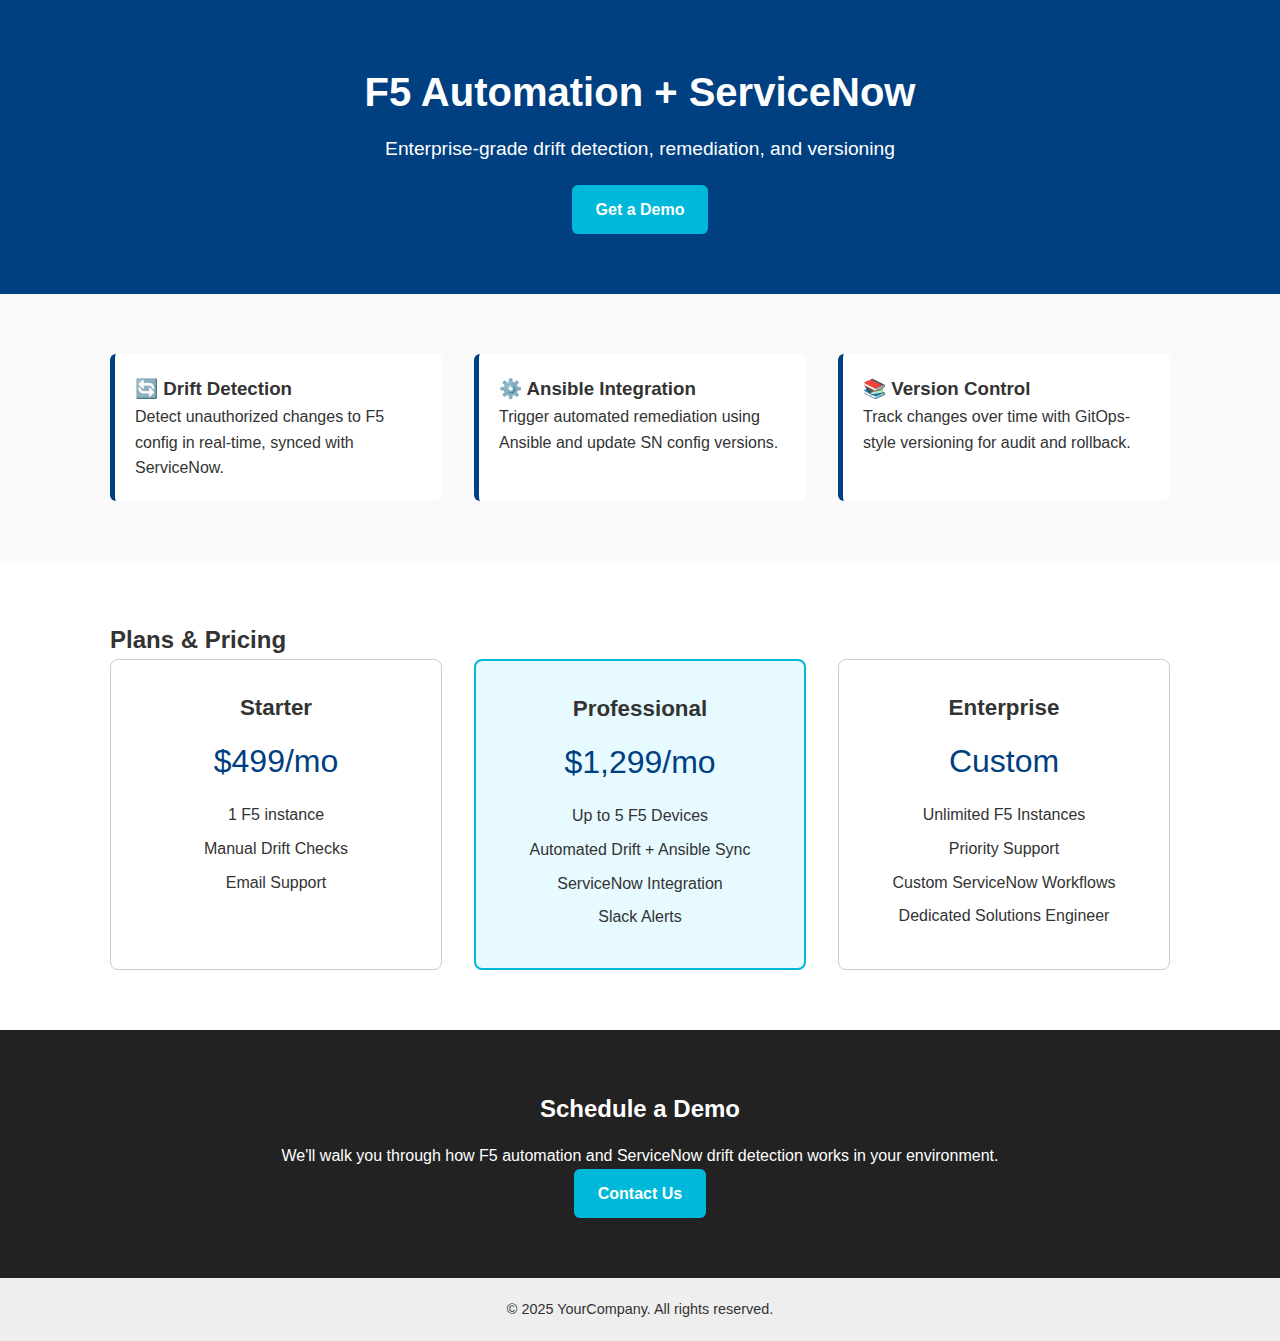
<file: index.html>
<!DOCTYPE html>
<html lang="en">
<head>
  <meta charset="UTF-8" />
  <meta name="viewport" content="width=device-width, initial-scale=1.0"/>
  <title>F5 Automation + ServiceNow Integration</title>
  <link rel="stylesheet" href="styles.css" />
</head>
<body>
  <header>
    <div class="container">
      <h1>F5 Automation + ServiceNow</h1>
      <p>Enterprise-grade drift detection, remediation, and versioning</p>
      <a href="#contact" class="btn">Get a Demo</a>
    </div>
  </header>

  <section class="features">
    <div class="container grid">
      <div class="feature">
        <h3>🔄 Drift Detection</h3>
        <p>Detect unauthorized changes to F5 config in real-time, synced with ServiceNow.</p>
      </div>
      <div class="feature">
        <h3>⚙️ Ansible Integration</h3>
        <p>Trigger automated remediation using Ansible and update SN config versions.</p>
      </div>
      <div class="feature">
        <h3>📚 Version Control</h3>
        <p>Track changes over time with GitOps-style versioning for audit and rollback.</p>
      </div>
    </div>
  </section>

  <section class="pricing">
    <div class="container">
      <h2>Plans & Pricing</h2>
      <div class="pricing-grid">
        <div class="plan">
          <h3>Starter</h3>
          <p class="price">$499/mo</p>
          <ul>
            <li>1 F5 instance</li>
            <li>Manual Drift Checks</li>
            <li>Email Support</li>
          </ul>
        </div>
        <div class="plan popular">
          <h3>Professional</h3>
          <p class="price">$1,299/mo</p>
          <ul>
            <li>Up to 5 F5 Devices</li>
            <li>Automated Drift + Ansible Sync</li>
            <li>ServiceNow Integration</li>
            <li>Slack Alerts</li>
          </ul>
        </div>
        <div class="plan">
          <h3>Enterprise</h3>
          <p class="price">Custom</p>
          <ul>
            <li>Unlimited F5 Instances</li>
            <li>Priority Support</li>
            <li>Custom ServiceNow Workflows</li>
            <li>Dedicated Solutions Engineer</li>
          </ul>
        </div>
      </div>
    </div>
  </section>

  <section id="contact" class="contact">
    <div class="container">
      <h2>Schedule a Demo</h2>
      <p>We'll walk you through how F5 automation and ServiceNow drift detection works in your environment.</p>
      <a href="mailto:sales@yourdomain.com" class="btn">Contact Us</a>
    </div>
  </section>

  <footer>
    <div class="container">
      <p>&copy; 2025 YourCompany. All rights reserved.</p>
    </div>
  </footer>
</body>
</html>
</file>
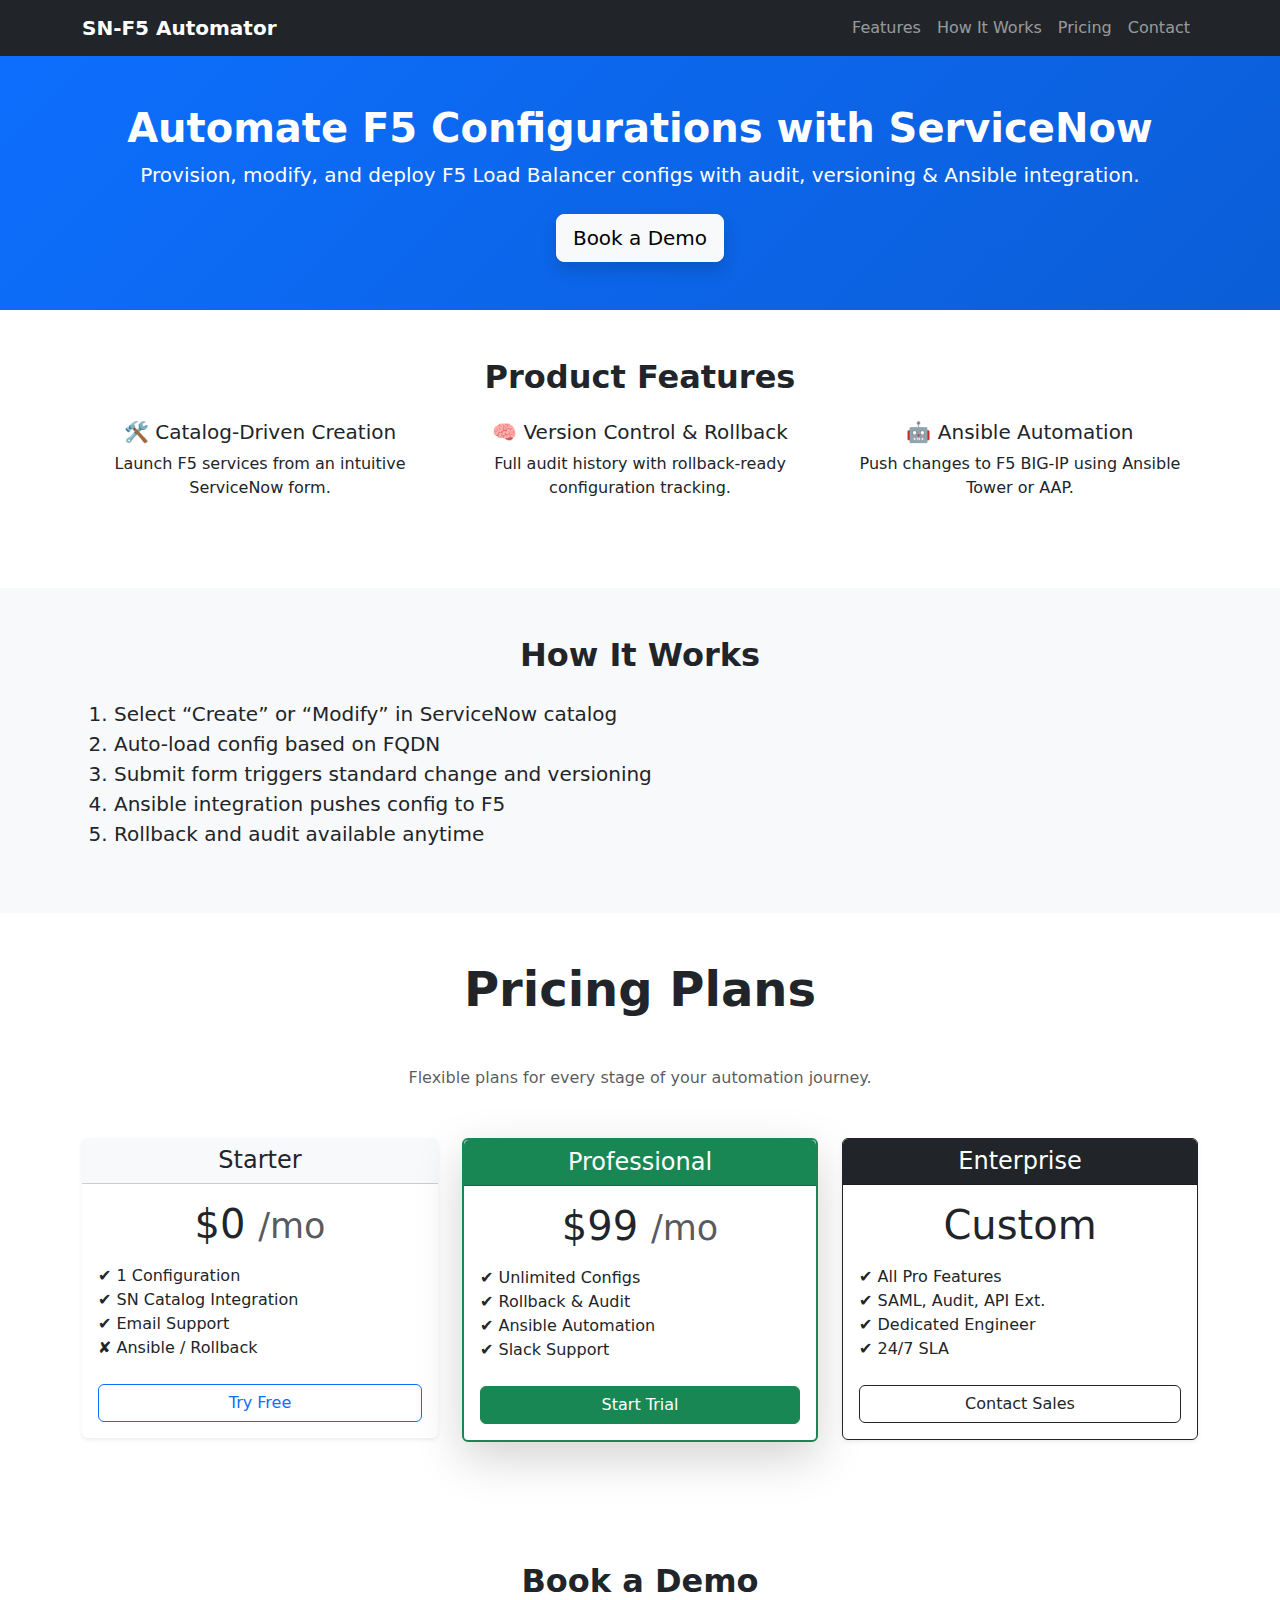
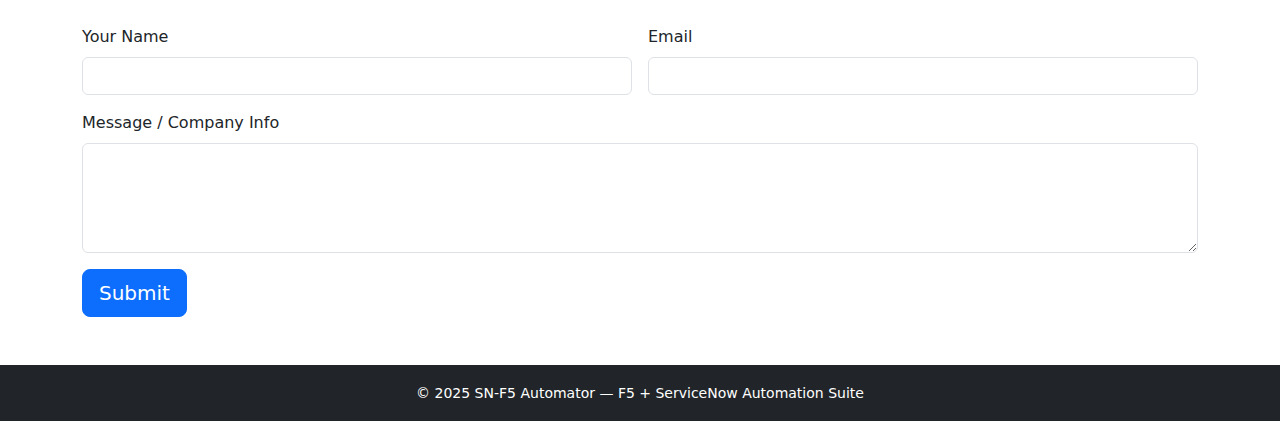
<file: index1.html>
<!DOCTYPE html>
<html lang="en">
<head>
  <meta charset="UTF-8" />
  <meta name="viewport" content="width=device-width, initial-scale=1.0"/>
  <title>SN-F5 Automator</title>
  <link href="https://cdn.jsdelivr.net/npm/bootstrap@5.3.0/dist/css/bootstrap.min.css" rel="stylesheet"/>
  <style>
    body { scroll-behavior: smooth; }
    .hero { background: linear-gradient(135deg, #0d6efd 0%, #0b5ed7 100%); color: white; }
    .hero h1 { font-weight: 700; font-size: 2.5rem; }
    .section-title { font-weight: 600; }
    .btn-shadow { box-shadow: 0 0.5rem 1rem rgba(0,0,0,0.15); }
  </style>
</head>
<body>

  <!-- Navbar -->
  <nav class="navbar navbar-expand-lg navbar-dark bg-dark">
    <div class="container">
      <a class="navbar-brand fw-bold" href="#">SN-F5 Automator</a>
      <button class="navbar-toggler" type="button" data-bs-toggle="collapse" data-bs-target="#navbarNav">
        <span class="navbar-toggler-icon"></span>
      </button>
      <div class="collapse navbar-collapse" id="navbarNav">
        <ul class="navbar-nav ms-auto">
          <li class="nav-item"><a class="nav-link" href="#features">Features</a></li>
          <li class="nav-item"><a class="nav-link" href="#how">How It Works</a></li>
          <li class="nav-item"><a class="nav-link" href="#pricing">Pricing</a></li>
          <li class="nav-item"><a class="nav-link" href="#contact">Contact</a></li>
        </ul>
      </div>
    </div>
  </nav>

  <!-- Hero -->
  <header class="hero text-center py-5">
    <div class="container">
      <h1>Automate F5 Configurations with ServiceNow</h1>
      <p class="lead mb-4">Provision, modify, and deploy F5 Load Balancer configs with audit, versioning & Ansible integration.</p>
      <a href="#contact" class="btn btn-light btn-lg btn-shadow">Book a Demo</a>
    </div>
  </header>

  <!-- Features -->
  <section class="container py-5" id="features">
    <h2 class="text-center section-title mb-4">Product Features</h2>
    <div class="row text-center">
      <div class="col-md-4 mb-4">
        <h5>🛠 Catalog-Driven Creation</h5>
        <p>Launch F5 services from an intuitive ServiceNow form.</p>
      </div>
      <div class="col-md-4 mb-4">
        <h5>🧠 Version Control & Rollback</h5>
        <p>Full audit history with rollback-ready configuration tracking.</p>
      </div>
      <div class="col-md-4 mb-4">
        <h5>🤖 Ansible Automation</h5>
        <p>Push changes to F5 BIG-IP using Ansible Tower or AAP.</p>
      </div>
    </div>
  </section>

  <!-- How It Works -->
  <section class="bg-light py-5" id="how">
    <div class="container">
      <h2 class="text-center section-title mb-4">How It Works</h2>
      <ol class="fs-5">
        <li>Select “Create” or “Modify” in ServiceNow catalog</li>
        <li>Auto-load config based on FQDN</li>
        <li>Submit form triggers standard change and versioning</li>
        <li>Ansible integration pushes config to F5</li>
        <li>Rollback and audit available anytime</li>
      </ol>
    </div>
  </section>

  <!-- Pricing -->
  <section class="container py-5" id="pricing">
    <h2 class="text-center mb-5 display-5 fw-bold">Pricing Plans</h2>
    <p class="text-center text-muted mb-5">Flexible plans for every stage of your automation journey.</p>
    <div class="row text-center">
      <!-- Starter -->
      <div class="col-md-4">
        <div class="card mb-4 shadow-sm border-0">
          <div class="card-header bg-light">
            <h4 class="my-0 fw-normal">Starter</h4>
          </div>
          <div class="card-body">
            <h1 class="card-title pricing-card-title">$0 <small class="text-muted">/mo</small></h1>
            <ul class="list-unstyled mt-3 mb-4 text-start">
              <li>✔ 1 Configuration</li>
              <li>✔ SN Catalog Integration</li>
              <li>✔ Email Support</li>
              <li>✘ Ansible / Rollback</li>
            </ul>
            <a href="#contact" class="w-100 btn btn-outline-primary">Try Free</a>
          </div>
        </div>
      </div>
      <!-- Pro -->
      <div class="col-md-4">
        <div class="card mb-4 shadow-lg border-2 border-success">
          <div class="card-header bg-success text-white">
            <h4 class="my-0 fw-normal">Professional</h4>
          </div>
          <div class="card-body">
            <h1 class="card-title pricing-card-title">$99 <small class="text-muted">/mo</small></h1>
            <ul class="list-unstyled mt-3 mb-4 text-start">
              <li>✔ Unlimited Configs</li>
              <li>✔ Rollback & Audit</li>
              <li>✔ Ansible Automation</li>
              <li>✔ Slack Support</li>
            </ul>
            <a href="#contact" class="w-100 btn btn-success">Start Trial</a>
          </div>
        </div>
      </div>
      <!-- Enterprise -->
      <div class="col-md-4">
        <div class="card mb-4 shadow-sm border-dark">
          <div class="card-header bg-dark text-white">
            <h4 class="my-0 fw-normal">Enterprise</h4>
          </div>
          <div class="card-body">
            <h1 class="card-title pricing-card-title">Custom</h1>
            <ul class="list-unstyled mt-3 mb-4 text-start">
              <li>✔ All Pro Features</li>
              <li>✔ SAML, Audit, API Ext.</li>
              <li>✔ Dedicated Engineer</li>
              <li>✔ 24/7 SLA</li>
            </ul>
            <a href="#contact" class="w-100 btn btn-outline-dark">Contact Sales</a>
          </div>
        </div>
      </div>
    </div>
  </section>

  <!-- Contact -->
  <section class="container py-5" id="contact">
    <h2 class="text-center section-title mb-4">Book a Demo</h2>
    <form class="row g-3">
      <div class="col-md-6">
        <label for="name" class="form-label">Your Name</label>
        <input type="text" class="form-control" id="name" required />
      </div>
      <div class="col-md-6">
        <label for="email" class="form-label">Email</label>
        <input type="email" class="form-control" id="email" required />
      </div>
      <div class="col-12">
        <label for="message" class="form-label">Message / Company Info</label>
        <textarea class="form-control" id="message" rows="4"></textarea>
      </div>
      <div class="col-12">
        <button type="submit" class="btn btn-primary btn-lg">Submit</button>
      </div>
    </form>
  </section>

  <!-- Footer -->
  <footer class="bg-dark text-white text-center py-3">
    <small>© 2025 SN-F5 Automator — F5 + ServiceNow Automation Suite</small>
  </footer>

  <script src="https://cdn.jsdelivr.net/npm/bootstrap@5.3.0/dist/js/bootstrap.bundle.min.js"></script>
</body>
</html>
</file>
<file: styles.css>
:root {
  --primary: #004080;
  --accent: #00b8d9;
  --bg: #f9f9f9;
  --dark: #222;
  --text: #333;
}

* {
  margin: 0;
  padding: 0;
  box-sizing: border-box;
}

body {
  font-family: "Segoe UI", sans-serif;
  color: var(--text);
  background-color: white;
  line-height: 1.6;
}

.container {
  max-width: 1100px;
  margin: auto;
  padding: 0 20px;
}

header {
  background: var(--primary);
  color: white;
  padding: 60px 0;
  text-align: center;
}

header h1 {
  font-size: 2.5rem;
  margin-bottom: 10px;
}

header p {
  font-size: 1.2rem;
  margin-bottom: 20px;
}

.btn {
  display: inline-block;
  background: var(--accent);
  color: white;
  padding: 12px 24px;
  border-radius: 6px;
  text-decoration: none;
  font-weight: bold;
  transition: background 0.3s ease;
}

.btn:hover {
  background: #008bb3;
}

.features {
  background: var(--bg);
  padding: 60px 0;
}

.grid {
  display: flex;
  gap: 2rem;
  flex-wrap: wrap;
  justify-content: space-between;
}

.feature {
  flex: 1 1 30%;
  background: white;
  padding: 20px;
  border-left: 5px solid var(--primary);
  border-radius: 6px;
}

.pricing {
  padding: 60px 0;
}

.pricing-grid {
  display: grid;
  grid-template-columns: repeat(auto-fit, minmax(280px, 1fr));
  gap: 2rem;
}

.plan {
  background: white;
  border: 1px solid #ccc;
  padding: 30px;
  border-radius: 8px;
  text-align: center;
}

.plan h3 {
  font-size: 1.4rem;
  margin-bottom: 10px;
}

.plan .price {
  font-size: 2rem;
  color: var(--primary);
  margin-bottom: 15px;
}

.plan ul {
  list-style: none;
}

.plan li {
  margin-bottom: 8px;
}

.plan.popular {
  border: 2px solid var(--accent);
  background: #e6faff;
}

.contact {
  background: var(--dark);
  color: white;
  padding: 60px 0;
  text-align: center;
}

.contact h2 {
  margin-bottom: 15px;
}

footer {
  background: #eee;
  text-align: center;
  padding: 20px 0;
  font-size: 0.9rem;
}
</file>
